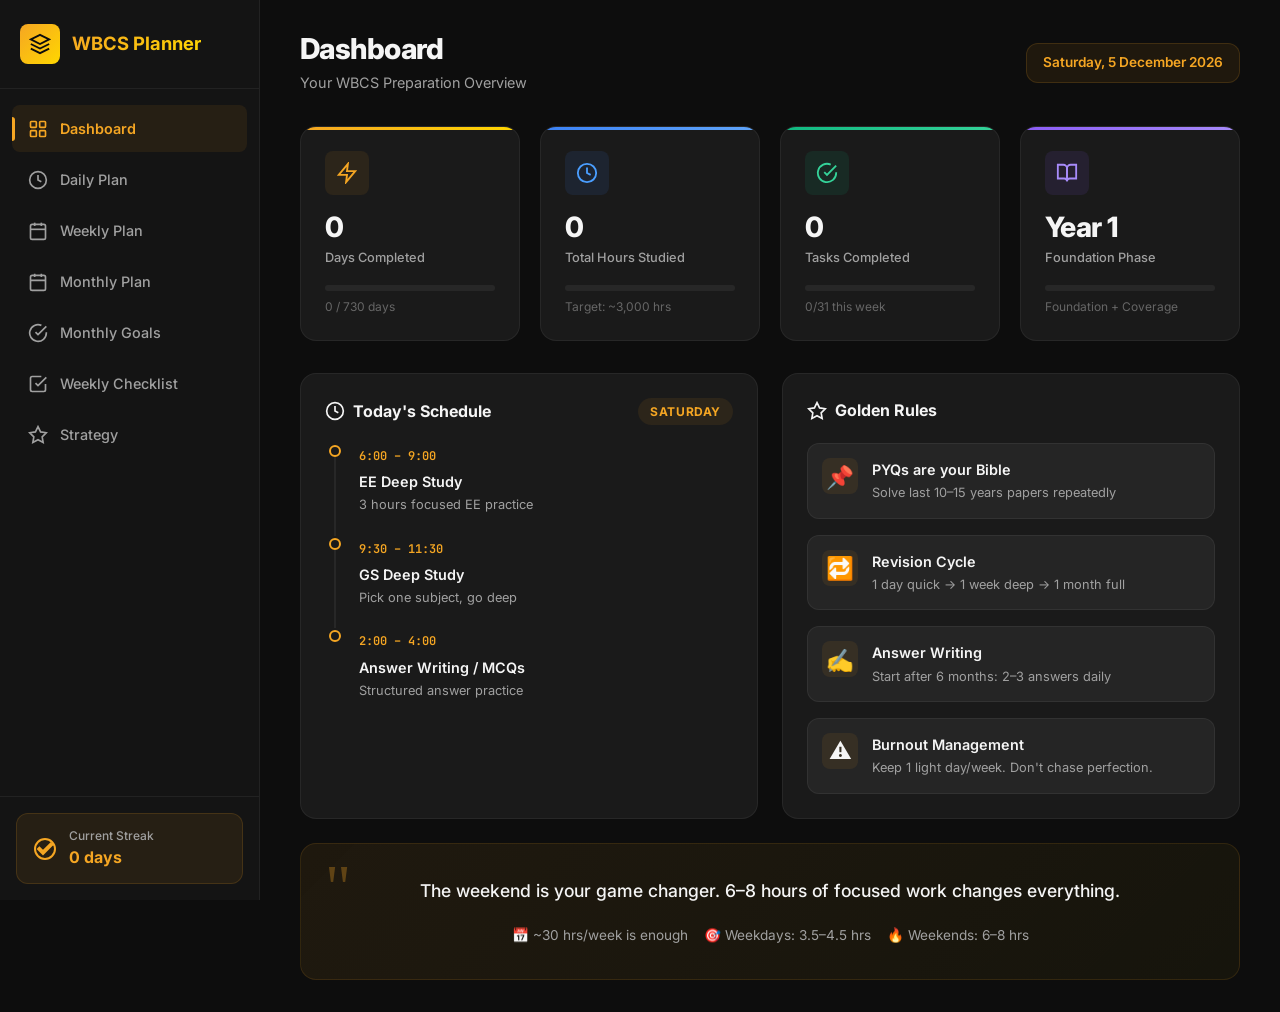
<file: index.html>
<!DOCTYPE html>
<html lang="en">
<head>
  <meta charset="UTF-8" />
  <meta name="viewport" content="width=device-width, initial-scale=1.0" />
  <title>WBCS Preparation Planner — 2-Year Strategy</title>
  <meta name="description" content="A comprehensive 2-year WBCS Civil Service preparation timetable and planner for working professionals with Electrical Engineering optional." />
  <link rel="preconnect" href="https://fonts.googleapis.com" />
  <link rel="preconnect" href="https://fonts.gstatic.com" crossorigin />
  <link href="https://fonts.googleapis.com/css2?family=Inter:wght@300;400;500;600;700;800;900&family=JetBrains+Mono:wght@400;500;600&display=swap" rel="stylesheet" />
  <link rel="stylesheet" href="style.css" />
</head>
<body>

  <!-- ============ SIDEBAR NAV ============ -->
  <nav id="sidebar" class="sidebar">
    <div class="sidebar-brand">
      <div class="brand-icon">
        <svg viewBox="0 0 24 24" fill="none" stroke="currentColor" stroke-width="2"><path d="M12 2L2 7l10 5 10-5-10-5z"/><path d="M2 17l10 5 10-5"/><path d="M2 12l10 5 10-5"/></svg>
      </div>
      <span class="brand-text">WBCS Planner</span>
    </div>

    <ul class="nav-links">
      <li><a href="#" class="nav-link active" data-tab="dashboard" id="nav-dashboard">
        <svg viewBox="0 0 24 24" fill="none" stroke="currentColor" stroke-width="2"><rect x="3" y="3" width="7" height="7" rx="1"/><rect x="14" y="3" width="7" height="7" rx="1"/><rect x="3" y="14" width="7" height="7" rx="1"/><rect x="14" y="14" width="7" height="7" rx="1"/></svg>
        <span>Dashboard</span>
      </a></li>
      <li><a href="#" class="nav-link" data-tab="daily" id="nav-daily">
        <svg viewBox="0 0 24 24" fill="none" stroke="currentColor" stroke-width="2"><circle cx="12" cy="12" r="10"/><polyline points="12,6 12,12 16,14"/></svg>
        <span>Daily Plan</span>
      </a></li>
      <li><a href="#" class="nav-link" data-tab="weekly" id="nav-weekly">
        <svg viewBox="0 0 24 24" fill="none" stroke="currentColor" stroke-width="2"><rect x="3" y="4" width="18" height="18" rx="2" ry="2"/><line x1="16" y1="2" x2="16" y2="6"/><line x1="8" y1="2" x2="8" y2="6"/><line x1="3" y1="10" x2="21" y2="10"/></svg>
        <span>Weekly Plan</span>
      </a></li>
      <li><a href="#" class="nav-link" data-tab="monthly" id="nav-monthly">
        <svg viewBox="0 0 24 24" fill="none" stroke="currentColor" stroke-width="2"><path d="M21 10H3M16 2v4M8 2v4M3 6a2 2 0 012-2h14a2 2 0 012 2v14a2 2 0 01-2 2H5a2 2 0 01-2-2V6z"/></svg>
        <span>Monthly Plan</span>
      </a></li>
      <li><a href="#" class="nav-link" data-tab="goals" id="nav-goals">
        <svg viewBox="0 0 24 24" fill="none" stroke="currentColor" stroke-width="2"><path d="M22 11.08V12a10 10 0 11-5.93-9.14"/><polyline points="22,4 12,14.01 9,11.01"/></svg>
        <span>Monthly Goals</span>
      </a></li>
      <li><a href="#" class="nav-link" data-tab="checklist" id="nav-checklist">
        <svg viewBox="0 0 24 24" fill="none" stroke="currentColor" stroke-width="2"><path d="M9 11l3 3L22 4"/><path d="M21 12v7a2 2 0 01-2 2H5a2 2 0 01-2-2V5a2 2 0 012-2h11"/></svg>
        <span>Weekly Checklist</span>
      </a></li>
      <li><a href="#" class="nav-link" data-tab="strategy" id="nav-strategy">
        <svg viewBox="0 0 24 24" fill="none" stroke="currentColor" stroke-width="2"><polygon points="12,2 15.09,8.26 22,9.27 17,14.14 18.18,21.02 12,17.77 5.82,21.02 7,14.14 2,9.27 8.91,8.26"/></svg>
        <span>Strategy</span>
      </a></li>
    </ul>

    <div class="sidebar-footer">
      <div class="streak-badge">
        <svg viewBox="0 0 24 24" fill="none" stroke="currentColor" stroke-width="2"><path d="M12 2C6.48 2 2 6.48 2 12s4.48 10 10 10 10-4.48 10-10S17.52 2 12 2zm-2 15l-5-5 1.41-1.41L10 14.17l7.59-7.59L19 8l-9 9z"/></svg>
        <div>
          <span class="streak-label">Current Streak</span>
          <span class="streak-count" id="streakCount">0 days</span>
        </div>
      </div>
    </div>
  </nav>

  <!-- ============ MOBILE HEADER ============ -->
  <header class="mobile-header" id="mobileHeader">
    <button class="menu-btn" id="menuBtn" aria-label="Toggle menu">
      <span></span><span></span><span></span>
    </button>
    <h1 class="mobile-title">WBCS Planner</h1>
    <div class="header-streak">
      <svg viewBox="0 0 24 24" fill="none" stroke="currentColor" stroke-width="2" width="18" height="18"><path d="M13 2L3 14h9l-1 8 10-12h-9l1-8z"/></svg>
      <span id="mobileStreakCount">0</span>
    </div>
  </header>

  <!-- ============ OVERLAY ============ -->
  <div class="sidebar-overlay" id="sidebarOverlay"></div>

  <!-- ============ MAIN CONTENT ============ -->
  <main class="main-content" id="mainContent">

    <!-- ========== DASHBOARD TAB ========== -->
    <section class="tab-content active" id="tab-dashboard">
      <div class="page-header">
        <div>
          <h1 class="page-title">Dashboard</h1>
          <p class="page-subtitle">Your WBCS Preparation Overview</p>
        </div>
        <div class="header-actions">
          <span class="today-badge" id="todayBadge"></span>
        </div>
      </div>

      <!-- Stats Cards -->
      <div class="stats-grid">
        <div class="stat-card stat-gold">
          <div class="stat-icon">
            <svg viewBox="0 0 24 24" fill="none" stroke="currentColor" stroke-width="2"><path d="M13 2L3 14h9l-1 8 10-12h-9l1-8z"/></svg>
          </div>
          <div class="stat-info">
            <span class="stat-value" id="daysCompleted">0</span>
            <span class="stat-label">Days Completed</span>
          </div>
          <div class="stat-progress">
            <div class="progress-bar"><div class="progress-fill" id="dayProgress" style="width:0%"></div></div>
            <span class="progress-text" id="dayProgressText">0 / 730</span>
          </div>
        </div>
        <div class="stat-card stat-blue">
          <div class="stat-icon">
            <svg viewBox="0 0 24 24" fill="none" stroke="currentColor" stroke-width="2"><circle cx="12" cy="12" r="10"/><polyline points="12,6 12,12 16,14"/></svg>
          </div>
          <div class="stat-info">
            <span class="stat-value" id="totalHours">0</span>
            <span class="stat-label">Total Hours Studied</span>
          </div>
          <div class="stat-progress">
            <div class="progress-bar"><div class="progress-fill blue" id="hourProgress" style="width:0%"></div></div>
            <span class="progress-text" id="hourProgressText">Target: ~3,000 hrs</span>
          </div>
        </div>
        <div class="stat-card stat-green">
          <div class="stat-icon">
            <svg viewBox="0 0 24 24" fill="none" stroke="currentColor" stroke-width="2"><path d="M22 11.08V12a10 10 0 11-5.93-9.14"/><polyline points="22,4 12,14.01 9,11.01"/></svg>
          </div>
          <div class="stat-info">
            <span class="stat-value" id="tasksCompleted">0</span>
            <span class="stat-label">Tasks Completed</span>
          </div>
          <div class="stat-progress">
            <div class="progress-bar"><div class="progress-fill green" id="taskProgress" style="width:0%"></div></div>
            <span class="progress-text" id="taskProgressText">This week</span>
          </div>
        </div>
        <div class="stat-card stat-purple">
          <div class="stat-icon">
            <svg viewBox="0 0 24 24" fill="none" stroke="currentColor" stroke-width="2"><path d="M2 3h6a4 4 0 014 4v14a3 3 0 00-3-3H2z"/><path d="M22 3h-6a4 4 0 00-4 4v14a3 3 0 013-3h7z"/></svg>
          </div>
          <div class="stat-info">
            <span class="stat-value" id="currentPhase">Year 1</span>
            <span class="stat-label">Foundation Phase</span>
          </div>
          <div class="stat-progress">
            <div class="progress-bar"><div class="progress-fill purple" id="phaseProgress" style="width:0%"></div></div>
            <span class="progress-text">Foundation + Coverage</span>
          </div>
        </div>
      </div>

      <!-- Today's Quick View -->
      <div class="section-grid">
        <div class="card today-card">
          <div class="card-header">
            <h2 class="card-title">
              <svg viewBox="0 0 24 24" fill="none" stroke="currentColor" stroke-width="2" width="20" height="20"><circle cx="12" cy="12" r="10"/><polyline points="12,6 12,12 16,14"/></svg>
              Today's Schedule
            </h2>
            <span class="day-type-badge" id="dayTypeBadge">Weekday</span>
          </div>
          <div class="timeline" id="todayTimeline">
            <!-- Filled by JS -->
          </div>
        </div>

        <div class="card golden-rules-card">
          <div class="card-header">
            <h2 class="card-title">
              <svg viewBox="0 0 24 24" fill="none" stroke="currentColor" stroke-width="2" width="20" height="20"><polygon points="12,2 15.09,8.26 22,9.27 17,14.14 18.18,21.02 12,17.77 5.82,21.02 7,14.14 2,9.27 8.91,8.26"/></svg>
              Golden Rules
            </h2>
          </div>
          <div class="rules-list">
            <div class="rule-item">
              <div class="rule-icon">📌</div>
              <div>
                <h4>PYQs are your Bible</h4>
                <p>Solve last 10–15 years papers repeatedly</p>
              </div>
            </div>
            <div class="rule-item">
              <div class="rule-icon">🔁</div>
              <div>
                <h4>Revision Cycle</h4>
                <p>1 day quick → 1 week deep → 1 month full</p>
              </div>
            </div>
            <div class="rule-item">
              <div class="rule-icon">✍️</div>
              <div>
                <h4>Answer Writing</h4>
                <p>Start after 6 months: 2–3 answers daily</p>
              </div>
            </div>
            <div class="rule-item">
              <div class="rule-icon">⚠️</div>
              <div>
                <h4>Burnout Management</h4>
                <p>Keep 1 light day/week. Don't chase perfection.</p>
              </div>
            </div>
          </div>
        </div>
      </div>

      <!-- Motivational Quote -->
      <div class="card quote-card">
        <div class="quote-marks">"</div>
        <p class="quote-text" id="quoteText">Consistency beats intensity. Show up every day for 600+ days — that's how you crack WBCS.</p>
        <div class="quote-progress-info">
          <span>📅 ~30 hrs/week is enough</span>
          <span>🎯 Weekdays: 3.5–4.5 hrs</span>
          <span>🔥 Weekends: 6–8 hrs</span>
        </div>
      </div>
    </section>

    <!-- ========== DAILY PLAN TAB ========== -->
    <section class="tab-content" id="tab-daily">
      <div class="page-header">
        <div>
          <h1 class="page-title">Daily Plan</h1>
          <p class="page-subtitle">Your everyday study routine</p>
        </div>
        <div class="toggle-group">
          <button class="toggle-btn active" data-daytype="weekday" id="btn-weekday">Weekday</button>
          <button class="toggle-btn" data-daytype="weekend-sat" id="btn-saturday">Saturday</button>
          <button class="toggle-btn" data-daytype="weekend-sun" id="btn-sunday">Sunday</button>
        </div>
      </div>

      <!-- Weekday Plan -->
      <div class="day-plan active" id="plan-weekday">
        <div class="time-block morning">
          <div class="time-block-header">
            <div class="time-icon">🌅</div>
            <div>
              <h3>Morning — High Focus Slot</h3>
              <span class="time-range">5:30 AM – 8:00 AM (2.5 hrs)</span>
            </div>
          </div>
          <div class="time-block-body">
            <div class="task-item">
              <div class="task-duration">1.5 hr</div>
              <div class="task-details">
                <h4>General Studies (Static Subjects)</h4>
                <p>Polity / History / Geography / Economy / Environment</p>
                <span class="task-tag tag-gs">GS</span>
              </div>
            </div>
            <div class="task-item">
              <div class="task-duration">1 hr</div>
              <div class="task-details">
                <h4>Optional — Electrical Engineering</h4>
                <p>Network Theory / Control Systems / Machines / Power Systems / Electronics</p>
                <span class="task-tag tag-ee">EE Optional</span>
              </div>
            </div>
          </div>
          <div class="time-block-tip">
            <svg viewBox="0 0 24 24" fill="none" stroke="currentColor" stroke-width="2" width="16" height="16"><path d="M12 2a7 7 0 017 7c0 2.38-1.19 4.47-3 5.74V17a2 2 0 01-2 2h-4a2 2 0 01-2-2v-2.26C6.19 13.47 5 11.38 5 9a7 7 0 017-7z"/><line x1="9" y1="21" x2="15" y2="21"/></svg>
            Brain is fresh = best for tough subjects like EE or Polity
          </div>
        </div>

        <div class="time-block office">
          <div class="time-block-header">
            <div class="time-icon">🕘</div>
            <div>
              <h3>Office Time — Smart Micro-Prep</h3>
              <span class="time-range">During breaks / commute</span>
            </div>
          </div>
          <div class="time-block-body">
            <div class="task-item">
              <div class="task-duration">15-20m</div>
              <div class="task-details">
                <h4>Current Affairs</h4>
                <p>Read via apps or PDFs during lunch break</p>
                <span class="task-tag tag-ca">Current Affairs</span>
              </div>
            </div>
            <div class="task-item">
              <div class="task-duration">15-20m</div>
              <div class="task-details">
                <h4>Revise Notes</h4>
                <p>Quick revision in small chunks</p>
                <span class="task-tag tag-rev">Revision</span>
              </div>
            </div>
            <div class="task-item">
              <div class="task-duration">Commute</div>
              <div class="task-details">
                <h4>Podcasts / Audio Lectures</h4>
                <p>Passive learning during commute</p>
                <span class="task-tag tag-misc">Misc</span>
              </div>
            </div>
          </div>
        </div>

        <div class="time-block evening">
          <div class="time-block-header">
            <div class="time-icon">🌙</div>
            <div>
              <h3>Evening — Low Energy Slot</h3>
              <span class="time-range">8:30 PM – 10:30 PM (2 hrs)</span>
            </div>
          </div>
          <div class="time-block-body">
            <div class="task-item">
              <div class="task-duration">1 hr</div>
              <div class="task-details">
                <h4>Practice — MCQs / PYQs</h4>
                <p>Solve previous year questions and mock MCQs</p>
                <span class="task-tag tag-practice">Practice</span>
              </div>
            </div>
            <div class="task-item">
              <div class="task-duration">1 hr</div>
              <div class="task-details">
                <h4>Light Subject / Revision</h4>
                <p>History / Geography / Revision — avoid heavy EE here</p>
                <span class="task-tag tag-gs">GS</span>
              </div>
            </div>
          </div>
          <div class="time-block-tip warn">
            <svg viewBox="0 0 24 24" fill="none" stroke="currentColor" stroke-width="2" width="16" height="16"><path d="M10.29 3.86L1.82 18a2 2 0 001.71 3h16.94a2 2 0 001.71-3L13.71 3.86a2 2 0 00-3.42 0z"/><line x1="12" y1="9" x2="12" y2="13"/><line x1="12" y1="17" x2="12.01" y2="17"/></svg>
            Avoid heavy EE here unless you're mentally fresh
          </div>
        </div>

        <div class="daily-summary-card">
          <h3>📊 Weekday Summary</h3>
          <div class="summary-chips">
            <div class="chip"><span>Total</span><strong>3.5 – 4.5 hrs</strong></div>
            <div class="chip"><span>GS</span><strong>2.5 hrs</strong></div>
            <div class="chip"><span>EE</span><strong>1 hr</strong></div>
            <div class="chip"><span>Practice</span><strong>1 hr</strong></div>
          </div>
        </div>
      </div>

      <!-- Saturday Plan -->
      <div class="day-plan" id="plan-weekend-sat">
        <div class="time-block morning">
          <div class="time-block-header">
            <div class="time-icon">⚡</div>
            <div>
              <h3>Saturday — Optional Heavy Day</h3>
              <span class="time-range">Full Day: 6–8 hours</span>
            </div>
          </div>
          <div class="time-block-body">
            <div class="task-item">
              <div class="task-duration">3 hrs</div>
              <div class="task-details">
                <h4>Electrical Engineering (Deep Study)</h4>
                <p>Concepts + Problems — Network Theory, Control Systems, Machines, Power Systems, Electronics</p>
                <span class="task-tag tag-ee">EE Optional</span>
              </div>
            </div>
            <div class="task-item">
              <div class="task-duration">2 hrs</div>
              <div class="task-details">
                <h4>GS Subject — Deep Study</h4>
                <p>Pick one subject and go deep: Polity / History / Geography / Economy</p>
                <span class="task-tag tag-gs">GS</span>
              </div>
            </div>
            <div class="task-item">
              <div class="task-duration">1-2 hrs</div>
              <div class="task-details">
                <h4>Answer Writing / MCQ Practice</h4>
                <p>Write structured answers or solve MCQ sets</p>
                <span class="task-tag tag-practice">Practice</span>
              </div>
            </div>
          </div>
        </div>
        <div class="daily-summary-card">
          <h3>📊 Saturday Summary</h3>
          <div class="summary-chips">
            <div class="chip"><span>Total</span><strong>6 – 7 hrs</strong></div>
            <div class="chip"><span>EE</span><strong>3 hrs</strong></div>
            <div class="chip"><span>GS</span><strong>2 hrs</strong></div>
            <div class="chip"><span>Practice</span><strong>1-2 hrs</strong></div>
          </div>
        </div>
      </div>

      <!-- Sunday Plan -->
      <div class="day-plan" id="plan-weekend-sun">
        <div class="time-block morning">
          <div class="time-block-header">
            <div class="time-icon">🔥</div>
            <div>
              <h3>Sunday — Mock Test + Analysis Day</h3>
              <span class="time-range">Full Day: 6–8 hours</span>
            </div>
          </div>
          <div class="time-block-body">
            <div class="task-item">
              <div class="task-duration">3 hrs</div>
              <div class="task-details">
                <h4>Full-Length Mock Test</h4>
                <p>Prelims or Mains mock — simulate real exam conditions</p>
                <span class="task-tag tag-practice">Mock Test</span>
              </div>
            </div>
            <div class="task-item">
              <div class="task-duration">2 hrs</div>
              <div class="task-details">
                <h4>Weak Area Analysis</h4>
                <p>Review mistakes, identify weak topics, mark for revision — VERY IMPORTANT</p>
                <span class="task-tag tag-rev">Analysis</span>
              </div>
            </div>
            <div class="task-item">
              <div class="task-duration">2 hrs</div>
              <div class="task-details">
                <h4>Weekly Revision</h4>
                <p>Revise everything studied during the week — MUST DO</p>
                <span class="task-tag tag-rev">Revision</span>
              </div>
            </div>
          </div>
        </div>
        <div class="daily-summary-card">
          <h3>📊 Sunday Summary</h3>
          <div class="summary-chips">
            <div class="chip"><span>Total</span><strong>6 – 8 hrs</strong></div>
            <div class="chip"><span>Mock</span><strong>3 hrs</strong></div>
            <div class="chip"><span>Analysis</span><strong>2 hrs</strong></div>
            <div class="chip"><span>Revision</span><strong>2 hrs</strong></div>
          </div>
        </div>
      </div>
    </section>

    <!-- ========== WEEKLY PLAN TAB ========== -->
    <section class="tab-content" id="tab-weekly">
      <div class="page-header">
        <div>
          <h1 class="page-title">Weekly Plan</h1>
          <p class="page-subtitle">Structured weekly study layout</p>
        </div>
        <div class="week-nav">
          <button class="icon-btn" id="prevWeek">
            <svg viewBox="0 0 24 24" fill="none" stroke="currentColor" stroke-width="2"><polyline points="15,18 9,12 15,6"/></svg>
          </button>
          <span class="week-label" id="weekLabel">Week 1</span>
          <button class="icon-btn" id="nextWeek">
            <svg viewBox="0 0 24 24" fill="none" stroke="currentColor" stroke-width="2"><polyline points="9,18 15,12 9,6"/></svg>
          </button>
        </div>
      </div>

      <div class="weekly-grid" id="weeklyGrid">
        <!-- Monday -->
        <div class="week-day-card">
          <div class="week-day-header">
            <span class="week-day-name">Monday</span>
            <span class="week-day-hours">~4 hrs</span>
          </div>
          <div class="week-day-tasks">
            <div class="mini-task gs">GS: Polity (1.5h)</div>
            <div class="mini-task ee">EE: Network Theory (1h)</div>
            <div class="mini-task practice">MCQ Practice (1h)</div>
            <div class="mini-task ca">Current Affairs</div>
          </div>
        </div>
        <!-- Tuesday -->
        <div class="week-day-card">
          <div class="week-day-header">
            <span class="week-day-name">Tuesday</span>
            <span class="week-day-hours">~4 hrs</span>
          </div>
          <div class="week-day-tasks">
            <div class="mini-task gs">GS: History (1.5h)</div>
            <div class="mini-task ee">EE: Control Systems (1h)</div>
            <div class="mini-task practice">PYQ Solving (1h)</div>
            <div class="mini-task ca">Current Affairs</div>
          </div>
        </div>
        <!-- Wednesday -->
        <div class="week-day-card">
          <div class="week-day-header">
            <span class="week-day-name">Wednesday</span>
            <span class="week-day-hours">~4 hrs</span>
          </div>
          <div class="week-day-tasks">
            <div class="mini-task gs">GS: Geography (1.5h)</div>
            <div class="mini-task ee">EE: Machines (1h)</div>
            <div class="mini-task rev">Revision (1h)</div>
            <div class="mini-task ca">Current Affairs</div>
          </div>
        </div>
        <!-- Thursday -->
        <div class="week-day-card">
          <div class="week-day-header">
            <span class="week-day-name">Thursday</span>
            <span class="week-day-hours">~4 hrs</span>
          </div>
          <div class="week-day-tasks">
            <div class="mini-task gs">GS: Economy (1.5h)</div>
            <div class="mini-task ee">EE: Power Systems (1h)</div>
            <div class="mini-task practice">MCQ Practice (1h)</div>
            <div class="mini-task ca">Current Affairs</div>
          </div>
        </div>
        <!-- Friday -->
        <div class="week-day-card light-day">
          <div class="week-day-header">
            <span class="week-day-name">Friday <span class="light-badge">Light Day</span></span>
            <span class="week-day-hours">~3.5 hrs</span>
          </div>
          <div class="week-day-tasks">
            <div class="mini-task gs">GS: Environment (1.5h)</div>
            <div class="mini-task ee">EE: Electronics (1h)</div>
            <div class="mini-task rev">Light Revision (1h)</div>
            <div class="mini-task ca">Current Affairs</div>
          </div>
        </div>
        <!-- Saturday -->
        <div class="week-day-card weekend">
          <div class="week-day-header">
            <span class="week-day-name">Saturday <span class="weekend-badge">Weekend</span></span>
            <span class="week-day-hours">~6-7 hrs</span>
          </div>
          <div class="week-day-tasks">
            <div class="mini-task ee">EE Deep Study (3h)</div>
            <div class="mini-task gs">GS Deep Study (2h)</div>
            <div class="mini-task practice">Answer Writing / MCQs (1-2h)</div>
          </div>
        </div>
        <!-- Sunday -->
        <div class="week-day-card weekend">
          <div class="week-day-header">
            <span class="week-day-name">Sunday <span class="weekend-badge">Weekend</span></span>
            <span class="week-day-hours">~6-8 hrs</span>
          </div>
          <div class="week-day-tasks">
            <div class="mini-task practice">Full Mock Test (3h)</div>
            <div class="mini-task rev">Weak Area Analysis (2h)</div>
            <div class="mini-task rev">Weekly Revision (2h)</div>
          </div>
        </div>
      </div>

      <!-- EE Weekly Split -->
      <div class="card ee-split-card">
        <div class="card-header">
          <h2 class="card-title">
            <svg viewBox="0 0 24 24" fill="none" stroke="currentColor" stroke-width="2" width="20" height="20"><path d="M13 2L3 14h9l-1 8 10-12h-9l1-8z"/></svg>
            EE Optional — Weekly Split Strategy
          </h2>
        </div>
        <div class="ee-split-grid">
          <div class="ee-split-item">
            <div class="ee-split-days">Mon – Wed</div>
            <div class="ee-split-focus">Concepts</div>
            <p>Theory + understanding fundamentals</p>
          </div>
          <div class="ee-split-item">
            <div class="ee-split-days">Thu – Fri</div>
            <div class="ee-split-focus">Problem Solving</div>
            <p>Numerical + application-based questions</p>
          </div>
          <div class="ee-split-item">
            <div class="ee-split-days">Weekend</div>
            <div class="ee-split-focus">PYQs + Revision</div>
            <p>Previous year papers + concept revision</p>
          </div>
        </div>
        <div class="time-block-tip" style="margin-top:1rem;">
          <svg viewBox="0 0 24 24" fill="none" stroke="currentColor" stroke-width="2" width="16" height="16"><path d="M12 2a7 7 0 017 7c0 2.38-1.19 4.47-3 5.74V17a2 2 0 01-2 2h-4a2 2 0 01-2-2v-2.26C6.19 13.47 5 11.38 5 9a7 7 0 017-7z"/><line x1="9" y1="21" x2="15" y2="21"/></svg>
          Treat EE like a <strong>numerical + conceptual hybrid</strong> — balance theory and practice equally.
        </div>
      </div>

      <!-- Weekly Hour Summary -->
      <div class="card">
        <div class="card-header">
          <h2 class="card-title">📊 Weekly Hour Breakdown</h2>
        </div>
        <div class="hour-breakdown">
          <div class="hour-bar-group">
            <span class="hour-label">Mon</span>
            <div class="hour-bar"><div class="hour-fill" style="width:57%"></div></div>
            <span class="hour-value">4h</span>
          </div>
          <div class="hour-bar-group">
            <span class="hour-label">Tue</span>
            <div class="hour-bar"><div class="hour-fill" style="width:57%"></div></div>
            <span class="hour-value">4h</span>
          </div>
          <div class="hour-bar-group">
            <span class="hour-label">Wed</span>
            <div class="hour-bar"><div class="hour-fill" style="width:57%"></div></div>
            <span class="hour-value">4h</span>
          </div>
          <div class="hour-bar-group">
            <span class="hour-label">Thu</span>
            <div class="hour-bar"><div class="hour-fill" style="width:57%"></div></div>
            <span class="hour-value">4h</span>
          </div>
          <div class="hour-bar-group">
            <span class="hour-label">Fri</span>
            <div class="hour-bar"><div class="hour-fill" style="width:50%"></div></div>
            <span class="hour-value">3.5h</span>
          </div>
          <div class="hour-bar-group weekend-bar">
            <span class="hour-label">Sat</span>
            <div class="hour-bar"><div class="hour-fill gold" style="width:93%"></div></div>
            <span class="hour-value">6.5h</span>
          </div>
          <div class="hour-bar-group weekend-bar">
            <span class="hour-label">Sun</span>
            <div class="hour-bar"><div class="hour-fill gold" style="width:100%"></div></div>
            <span class="hour-value">7h</span>
          </div>
        </div>
        <div class="total-hours-badge">
          Total: <strong>~33 hours/week</strong>
        </div>
      </div>
    </section>

    <!-- ========== MONTHLY PLAN TAB ========== -->
    <section class="tab-content" id="tab-monthly">
      <div class="page-header">
        <div>
          <h1 class="page-title">Monthly Plan</h1>
          <p class="page-subtitle">24-month subject rotation schedule</p>
        </div>
        <div class="toggle-group">
          <button class="toggle-btn active" data-year="1" id="btn-year1">Year 1</button>
          <button class="toggle-btn" data-year="2" id="btn-year2">Year 2</button>
        </div>
      </div>

      <!-- Year 1 -->
      <div class="year-plan active" id="year-plan-1">
        <div class="year-banner">
          <div class="year-banner-icon">📘</div>
          <div>
            <h2>Year 1 — Foundation + Coverage</h2>
            <p>Complete syllabus + basic understanding. Build notes, understand concepts, solve PYQs side by side.</p>
          </div>
        </div>
        <div class="months-grid" id="year1Months">
          <!-- Month cards generated by JS -->
        </div>
      </div>

      <!-- Year 2 -->
      <div class="year-plan" id="year-plan-2">
        <div class="year-banner year2">
          <div class="year-banner-icon">📗</div>
          <div>
            <h2>Year 2 — Advanced + Exam Mode</h2>
            <p>Crack Prelims + Prepare Mains simultaneously. Mock tests, answer writing, fast revision cycles.</p>
          </div>
        </div>
        <div class="months-grid" id="year2Months">
          <!-- Month cards generated by JS -->
        </div>
      </div>
    </section>

    <!-- ========== MONTHLY GOALS TAB ========== -->
    <section class="tab-content" id="tab-goals">
      <div class="page-header">
        <div>
          <h1 class="page-title">Monthly Goals</h1>
          <p class="page-subtitle">Track what you should achieve each month</p>
        </div>
        <div class="month-selector">
          <button class="icon-btn" id="prevMonth">
            <svg viewBox="0 0 24 24" fill="none" stroke="currentColor" stroke-width="2"><polyline points="15,18 9,12 15,6"/></svg>
          </button>
          <span class="month-label" id="monthLabel">Month 1</span>
          <button class="icon-btn" id="nextMonth">
            <svg viewBox="0 0 24 24" fill="none" stroke="currentColor" stroke-width="2"><polyline points="9,18 15,12 9,6"/></svg>
          </button>
        </div>
      </div>

      <div class="goals-container" id="goalsContainer">
        <!-- Generated by JS -->
      </div>
    </section>

    <!-- ========== WEEKLY CHECKLIST TAB ========== -->
    <section class="tab-content" id="tab-checklist">
      <div class="page-header">
        <div>
          <h1 class="page-title">Weekly Checklist</h1>
          <p class="page-subtitle">Check off tasks as you complete them</p>
        </div>
        <div class="checklist-actions">
          <button class="btn-outline" id="resetChecklist">
            <svg viewBox="0 0 24 24" fill="none" stroke="currentColor" stroke-width="2" width="16" height="16"><polyline points="1,4 1,10 7,10"/><path d="M3.51 15a9 9 0 105.42-8.33L1 10"/></svg>
            Reset Week
          </button>
        </div>
      </div>

      <div class="checklist-grid" id="checklistGrid">
        <!-- Generated by JS -->
      </div>

      <div class="checklist-progress-card" id="checklistProgressCard">
        <div class="checklist-progress-ring">
          <svg viewBox="0 0 120 120">
            <circle cx="60" cy="60" r="50" stroke="rgba(255,255,255,0.1)" stroke-width="8" fill="none"/>
            <circle cx="60" cy="60" r="50" stroke="url(#goldGradient)" stroke-width="8" fill="none" stroke-dasharray="314" stroke-dashoffset="314" stroke-linecap="round" id="progressCircle"/>
            <defs>
              <linearGradient id="goldGradient" x1="0%" y1="0%" x2="100%" y2="100%">
                <stop offset="0%" stop-color="#F5A623"/>
                <stop offset="100%" stop-color="#FFD700"/>
              </linearGradient>
            </defs>
          </svg>
          <div class="progress-center">
            <span class="progress-percent" id="checklistPercent">0%</span>
            <span class="progress-sub">Complete</span>
          </div>
        </div>
        <div class="checklist-stats">
          <div class="cl-stat"><span class="cl-stat-val" id="clDone">0</span><span>Done</span></div>
          <div class="cl-stat"><span class="cl-stat-val" id="clTotal">0</span><span>Total</span></div>
          <div class="cl-stat"><span class="cl-stat-val" id="clRemaining">0</span><span>Remaining</span></div>
        </div>
      </div>
    </section>

    <!-- ========== STRATEGY TAB ========== -->
    <section class="tab-content" id="tab-strategy">
      <div class="page-header">
        <div>
          <h1 class="page-title">2-Year Strategy</h1>
          <p class="page-subtitle">The complete roadmap to cracking WBCS</p>
        </div>
      </div>

      <div class="strategy-timeline">
        <!-- Year 1 -->
        <div class="strategy-section">
          <div class="strategy-year-badge">📘 Year 1 — Foundation</div>
          <div class="strategy-cards">
            <div class="strategy-card">
              <h3>🎯 Goal</h3>
              <p>Complete syllabus + basic understanding</p>
            </div>
            <div class="strategy-card">
              <h3>📚 Subjects</h3>
              <ul>
                <li>Polity</li>
                <li>History (Indian + World)</li>
                <li>Geography</li>
                <li>Economy</li>
                <li>Environment</li>
                <li>EE Core Subjects</li>
              </ul>
            </div>
            <div class="strategy-card">
              <h3>📝 Routine Focus</h3>
              <ul>
                <li>Build comprehensive notes</li>
                <li>Understand concepts deeply</li>
                <li>Solve PYQs side by side</li>
                <li>Start current affairs habit</li>
              </ul>
            </div>
          </div>
        </div>

        <div class="strategy-divider">
          <div class="divider-line"></div>
          <span class="divider-text">6 months in → Start Answer Writing</span>
          <div class="divider-line"></div>
        </div>

        <!-- Year 2 -->
        <div class="strategy-section">
          <div class="strategy-year-badge year2">📗 Year 2 — Exam Mode</div>
          <div class="strategy-cards">
            <div class="strategy-card">
              <h3>🎯 Goal</h3>
              <p>Crack Prelims + Prepare Mains simultaneously</p>
            </div>
            <div class="strategy-card">
              <h3>🔥 Focus</h3>
              <ul>
                <li>Mock tests: weekly → bi-weekly</li>
                <li>Answer writing: VERY IMPORTANT</li>
                <li>Fast revision cycles</li>
                <li>EE PYQ mastery</li>
              </ul>
            </div>
            <div class="strategy-card">
              <h3>📊 Revision Cycle</h3>
              <ul>
                <li>1 day → quick revision</li>
                <li>1 week → deep revision</li>
                <li>1 month → full revision</li>
              </ul>
            </div>
          </div>
        </div>
      </div>

      <!-- EE Strategy -->
      <div class="card" style="margin-top:2rem;">
        <div class="card-header">
          <h2 class="card-title">⚡ Electrical Engineering Optional Strategy</h2>
        </div>
        <div class="ee-subjects-grid">
          <div class="ee-subject-card">
            <div class="ee-subject-icon">🔌</div>
            <h4>Network Theory</h4>
            <p>KVL, KCL, Thevenin, Norton, AC/DC analysis</p>
          </div>
          <div class="ee-subject-card">
            <div class="ee-subject-icon">🎛️</div>
            <h4>Control Systems</h4>
            <p>Transfer functions, stability, Bode plots, root locus</p>
          </div>
          <div class="ee-subject-card">
            <div class="ee-subject-icon">⚙️</div>
            <h4>Electrical Machines</h4>
            <p>Transformers, DC/AC machines, induction motors</p>
          </div>
          <div class="ee-subject-card">
            <div class="ee-subject-icon">🏗️</div>
            <h4>Power Systems</h4>
            <p>Load flow, fault analysis, protection, transmission</p>
          </div>
          <div class="ee-subject-card">
            <div class="ee-subject-icon">💻</div>
            <h4>Analog & Digital Electronics</h4>
            <p>Op-amps, diodes, transistors, logic gates, ADC/DAC</p>
          </div>
        </div>
      </div>

      <!-- No Sugarcoating -->
      <div class="card truth-card">
        <h2>🧠 Final Truth — No Sugarcoating</h2>
        <div class="truth-columns">
          <div class="truth-col dont">
            <h3>You DON'T need:</h3>
            <ul>
              <li>❌ 10 hrs/day</li>
              <li>❌ Fancy coaching</li>
              <li>❌ Quitting your job</li>
            </ul>
          </div>
          <div class="truth-col do">
            <h3>You DO need:</h3>
            <ul>
              <li>✅ Consistency for 600+ days</li>
              <li>✅ Smart revision</li>
              <li>✅ PYQ mastery</li>
            </ul>
          </div>
        </div>
      </div>
    </section>

  </main>

  <script src="app.js"></script>
</body>
</html>
</file>
<file: style.css>
/* ========================================
   WBCS Preparation Planner — Dark + Gold Theme
   ======================================== */

/* ---- CSS Variables ---- */
:root {
  --bg-primary: #0D0D0D;
  --bg-secondary: #141414;
  --bg-card: #1A1A1A;
  --bg-card-hover: #222222;
  --bg-elevated: #252525;
  --bg-input: #1E1E1E;

  --gold-primary: #F5A623;
  --gold-light: #FFD700;
  --gold-dark: #C4841D;
  --gold-glow: rgba(245, 166, 35, 0.15);
  --gold-subtle: rgba(245, 166, 35, 0.08);

  --blue-accent: #4A9EFF;
  --green-accent: #34D399;
  --purple-accent: #A78BFA;
  --red-accent: #F87171;
  --orange-accent: #FB923C;

  --text-primary: #F5F5F5;
  --text-secondary: #A0A0A0;
  --text-tertiary: #666666;
  --text-gold: #F5A623;

  --border-color: rgba(255, 255, 255, 0.06);
  --border-hover: rgba(255, 255, 255, 0.12);

  --sidebar-width: 260px;
  --header-height: 60px;
  --radius-sm: 8px;
  --radius-md: 12px;
  --radius-lg: 16px;
  --radius-xl: 20px;

  --shadow-sm: 0 2px 8px rgba(0,0,0,0.3);
  --shadow-md: 0 4px 16px rgba(0,0,0,0.4);
  --shadow-lg: 0 8px 32px rgba(0,0,0,0.5);
  --shadow-gold: 0 4px 20px rgba(245, 166, 35, 0.2);

  --transition-fast: 0.15s ease;
  --transition-normal: 0.25s ease;
  --transition-slow: 0.4s cubic-bezier(0.16, 1, 0.3, 1);
}

/* ---- Reset ---- */
*, *::before, *::after {
  margin: 0;
  padding: 0;
  box-sizing: border-box;
}

html {
  scroll-behavior: smooth;
  -webkit-text-size-adjust: 100%;
}

body {
  font-family: 'Inter', -apple-system, BlinkMacSystemFont, sans-serif;
  background: var(--bg-primary);
  color: var(--text-primary);
  line-height: 1.6;
  overflow-x: hidden;
  min-height: 100vh;
}

a { color: inherit; text-decoration: none; }
ul { list-style: none; }
button { cursor: pointer; border: none; background: none; font-family: inherit; color: inherit; }
input, select { font-family: inherit; }

/* ---- Scrollbar ---- */
::-webkit-scrollbar { width: 6px; height: 6px; }
::-webkit-scrollbar-track { background: transparent; }
::-webkit-scrollbar-thumb { background: rgba(255,255,255,0.12); border-radius: 3px; }
::-webkit-scrollbar-thumb:hover { background: rgba(255,255,255,0.2); }

/* ==============================
   SIDEBAR
   ============================== */
.sidebar {
  position: fixed;
  top: 0;
  left: 0;
  width: var(--sidebar-width);
  height: 100vh;
  background: var(--bg-secondary);
  border-right: 1px solid var(--border-color);
  display: flex;
  flex-direction: column;
  z-index: 100;
  transition: transform var(--transition-slow);
}

.sidebar-brand {
  display: flex;
  align-items: center;
  gap: 12px;
  padding: 24px 20px;
  border-bottom: 1px solid var(--border-color);
}

.brand-icon {
  width: 40px;
  height: 40px;
  background: linear-gradient(135deg, var(--gold-primary), var(--gold-light));
  border-radius: var(--radius-sm);
  display: flex;
  align-items: center;
  justify-content: center;
  flex-shrink: 0;
}

.brand-icon svg {
  width: 22px;
  height: 22px;
  color: var(--bg-primary);
}

.brand-text {
  font-size: 1.15rem;
  font-weight: 700;
  background: linear-gradient(135deg, var(--gold-primary), var(--gold-light));
  -webkit-background-clip: text;
  -webkit-text-fill-color: transparent;
  background-clip: text;
}

.nav-links {
  flex: 1;
  padding: 16px 12px;
  overflow-y: auto;
}

.nav-link {
  display: flex;
  align-items: center;
  gap: 12px;
  padding: 12px 16px;
  border-radius: var(--radius-sm);
  font-size: 0.9rem;
  font-weight: 500;
  color: var(--text-secondary);
  transition: all var(--transition-normal);
  margin-bottom: 4px;
  position: relative;
}

.nav-link svg {
  width: 20px;
  height: 20px;
  flex-shrink: 0;
  transition: all var(--transition-normal);
}

.nav-link:hover {
  color: var(--text-primary);
  background: var(--gold-subtle);
}

.nav-link.active {
  color: var(--gold-primary);
  background: var(--gold-subtle);
  font-weight: 600;
}

.nav-link.active::before {
  content: '';
  position: absolute;
  left: 0;
  top: 50%;
  transform: translateY(-50%);
  width: 3px;
  height: 24px;
  background: var(--gold-primary);
  border-radius: 0 4px 4px 0;
}

.nav-link.active svg {
  color: var(--gold-primary);
}

.sidebar-footer {
  padding: 16px;
  border-top: 1px solid var(--border-color);
}

.streak-badge {
  display: flex;
  align-items: center;
  gap: 12px;
  padding: 12px 16px;
  background: var(--gold-subtle);
  border: 1px solid rgba(245, 166, 35, 0.15);
  border-radius: var(--radius-md);
}

.streak-badge svg {
  width: 24px;
  height: 24px;
  color: var(--gold-primary);
  flex-shrink: 0;
}

.streak-label {
  display: block;
  font-size: 0.75rem;
  color: var(--text-secondary);
  font-weight: 500;
}

.streak-count {
  display: block;
  font-size: 1rem;
  font-weight: 700;
  color: var(--gold-primary);
}

/* ==============================
   MOBILE HEADER
   ============================== */
.mobile-header {
  display: none;
  position: fixed;
  top: 0;
  left: 0;
  right: 0;
  height: var(--header-height);
  background: rgba(13, 13, 13, 0.9);
  backdrop-filter: blur(20px);
  -webkit-backdrop-filter: blur(20px);
  border-bottom: 1px solid var(--border-color);
  z-index: 90;
  padding: 0 16px;
  align-items: center;
  justify-content: space-between;
}

.menu-btn {
  width: 40px;
  height: 40px;
  display: flex;
  flex-direction: column;
  justify-content: center;
  align-items: center;
  gap: 5px;
}

.menu-btn span {
  display: block;
  width: 22px;
  height: 2px;
  background: var(--text-primary);
  border-radius: 2px;
  transition: all var(--transition-normal);
}

.menu-btn.active span:nth-child(1) { transform: rotate(45deg) translateY(7px); }
.menu-btn.active span:nth-child(2) { opacity: 0; }
.menu-btn.active span:nth-child(3) { transform: rotate(-45deg) translateY(-7px); }

.mobile-title {
  font-size: 1.1rem;
  font-weight: 700;
  background: linear-gradient(135deg, var(--gold-primary), var(--gold-light));
  -webkit-background-clip: text;
  -webkit-text-fill-color: transparent;
  background-clip: text;
}

.header-streak {
  display: flex;
  align-items: center;
  gap: 6px;
  color: var(--gold-primary);
  font-weight: 700;
  font-size: 0.95rem;
}

.sidebar-overlay {
  display: none;
  position: fixed;
  inset: 0;
  background: rgba(0,0,0,0.6);
  z-index: 95;
  opacity: 0;
  transition: opacity var(--transition-normal);
}

.sidebar-overlay.active {
  display: block;
  opacity: 1;
}

/* ==============================
   MAIN CONTENT
   ============================== */
.main-content {
  margin-left: var(--sidebar-width);
  min-height: 100vh;
  padding: 32px 40px;
  transition: margin-left var(--transition-slow);
}

/* ---- Page Header ---- */
.page-header {
  display: flex;
  align-items: center;
  justify-content: space-between;
  flex-wrap: wrap;
  gap: 16px;
  margin-bottom: 32px;
}

.page-title {
  font-size: 1.8rem;
  font-weight: 800;
  letter-spacing: -0.02em;
  line-height: 1.2;
}

.page-subtitle {
  color: var(--text-secondary);
  font-size: 0.9rem;
  margin-top: 4px;
}

.today-badge {
  display: inline-flex;
  align-items: center;
  padding: 8px 16px;
  background: var(--gold-subtle);
  border: 1px solid rgba(245, 166, 35, 0.15);
  border-radius: var(--radius-md);
  font-size: 0.85rem;
  font-weight: 600;
  color: var(--gold-primary);
}

/* ---- Tab Content ---- */
.tab-content {
  display: none;
  animation: fadeIn 0.4s ease;
}

.tab-content.active {
  display: block;
}

@keyframes fadeIn {
  from { opacity: 0; transform: translateY(12px); }
  to { opacity: 1; transform: translateY(0); }
}

/* ==============================
   STATS GRID (Dashboard)
   ============================== */
.stats-grid {
  display: grid;
  grid-template-columns: repeat(4, 1fr);
  gap: 20px;
  margin-bottom: 32px;
}

.stat-card {
  background: var(--bg-card);
  border: 1px solid var(--border-color);
  border-radius: var(--radius-lg);
  padding: 24px;
  transition: all var(--transition-normal);
  position: relative;
  overflow: hidden;
}

.stat-card::before {
  content: '';
  position: absolute;
  top: 0;
  left: 0;
  right: 0;
  height: 3px;
  border-radius: var(--radius-lg) var(--radius-lg) 0 0;
}

.stat-card.stat-gold::before { background: linear-gradient(90deg, var(--gold-primary), var(--gold-light)); }
.stat-card.stat-blue::before { background: linear-gradient(90deg, #3B82F6, #60A5FA); }
.stat-card.stat-green::before { background: linear-gradient(90deg, #10B981, #34D399); }
.stat-card.stat-purple::before { background: linear-gradient(90deg, #8B5CF6, #A78BFA); }

.stat-card:hover {
  transform: translateY(-2px);
  border-color: var(--border-hover);
  box-shadow: var(--shadow-md);
}

.stat-icon {
  width: 44px;
  height: 44px;
  border-radius: var(--radius-sm);
  display: flex;
  align-items: center;
  justify-content: center;
  margin-bottom: 16px;
}

.stat-gold .stat-icon { background: var(--gold-subtle); color: var(--gold-primary); }
.stat-blue .stat-icon { background: rgba(59,130,246,0.1); color: var(--blue-accent); }
.stat-green .stat-icon { background: rgba(16,185,129,0.1); color: var(--green-accent); }
.stat-purple .stat-icon { background: rgba(139,92,246,0.1); color: var(--purple-accent); }

.stat-icon svg { width: 22px; height: 22px; }

.stat-value {
  display: block;
  font-size: 1.75rem;
  font-weight: 800;
  letter-spacing: -0.02em;
  line-height: 1.2;
}

.stat-label {
  display: block;
  font-size: 0.8rem;
  color: var(--text-secondary);
  margin-top: 4px;
  font-weight: 500;
}

.stat-progress { margin-top: 16px; }

.progress-bar {
  height: 6px;
  background: rgba(255,255,255,0.06);
  border-radius: 3px;
  overflow: hidden;
}

.progress-fill {
  height: 100%;
  border-radius: 3px;
  background: linear-gradient(90deg, var(--gold-primary), var(--gold-light));
  transition: width 1s cubic-bezier(0.16, 1, 0.3, 1);
}

.progress-fill.blue { background: linear-gradient(90deg, #3B82F6, #60A5FA); }
.progress-fill.green { background: linear-gradient(90deg, #10B981, #34D399); }
.progress-fill.purple { background: linear-gradient(90deg, #8B5CF6, #A78BFA); }

.progress-text {
  display: block;
  font-size: 0.75rem;
  color: var(--text-tertiary);
  margin-top: 6px;
}

/* ==============================
   SECTION GRID (Dashboard)
   ============================== */
.section-grid {
  display: grid;
  grid-template-columns: 1fr 1fr;
  gap: 24px;
  margin-bottom: 24px;
}

/* ---- Card ---- */
.card {
  background: var(--bg-card);
  border: 1px solid var(--border-color);
  border-radius: var(--radius-lg);
  padding: 24px;
}

.card-header {
  display: flex;
  align-items: center;
  justify-content: space-between;
  margin-bottom: 20px;
}

.card-title {
  font-size: 1rem;
  font-weight: 700;
  display: flex;
  align-items: center;
  gap: 8px;
}

/* ---- Timeline (Today) ---- */
.timeline {
  display: flex;
  flex-direction: column;
  gap: 2px;
}

.timeline-item {
  display: flex;
  align-items: stretch;
  gap: 14px;
  position: relative;
}

.timeline-marker {
  display: flex;
  flex-direction: column;
  align-items: center;
  width: 20px;
  flex-shrink: 0;
}

.timeline-dot {
  width: 12px;
  height: 12px;
  border-radius: 50%;
  border: 2px solid var(--gold-primary);
  background: var(--bg-card);
  flex-shrink: 0;
  z-index: 1;
}

.timeline-dot.active {
  background: var(--gold-primary);
  box-shadow: 0 0 8px rgba(245, 166, 35, 0.4);
}

.timeline-line {
  width: 2px;
  flex: 1;
  background: rgba(255,255,255,0.06);
}

.timeline-content {
  flex: 1;
  padding: 2px 0 20px;
}

.timeline-time {
  font-size: 0.75rem;
  color: var(--gold-primary);
  font-weight: 600;
  font-family: 'JetBrains Mono', monospace;
  margin-bottom: 4px;
}

.timeline-title {
  font-size: 0.9rem;
  font-weight: 600;
  margin-bottom: 2px;
}

.timeline-desc {
  font-size: 0.8rem;
  color: var(--text-secondary);
}

/* ---- Golden Rules ---- */
.rules-list {
  display: flex;
  flex-direction: column;
  gap: 16px;
}

.rule-item {
  display: flex;
  align-items: flex-start;
  gap: 14px;
  padding: 14px;
  background: var(--bg-elevated);
  border-radius: var(--radius-md);
  border: 1px solid var(--border-color);
  transition: all var(--transition-normal);
}

.rule-item:hover {
  border-color: var(--gold-primary);
  box-shadow: 0 0 0 1px var(--gold-subtle);
}

.rule-icon {
  font-size: 1.4rem;
  flex-shrink: 0;
  width: 36px;
  height: 36px;
  display: flex;
  align-items: center;
  justify-content: center;
  background: var(--gold-subtle);
  border-radius: var(--radius-sm);
}

.rule-item h4 {
  font-size: 0.9rem;
  font-weight: 600;
  margin-bottom: 2px;
}

.rule-item p {
  font-size: 0.8rem;
  color: var(--text-secondary);
}

/* ---- Quote Card ---- */
.quote-card {
  background: linear-gradient(135deg, rgba(245, 166, 35, 0.08), rgba(255, 215, 0, 0.04));
  border-color: rgba(245, 166, 35, 0.12);
  text-align: center;
  padding: 32px;
  position: relative;
}

.quote-marks {
  font-size: 4rem;
  color: var(--gold-primary);
  opacity: 0.3;
  line-height: 1;
  font-family: Georgia, serif;
  position: absolute;
  top: 12px;
  left: 24px;
}

.quote-text {
  font-size: 1.1rem;
  font-weight: 500;
  line-height: 1.7;
  max-width: 700px;
  margin: 0 auto 20px;
  color: var(--text-primary);
}

.quote-progress-info {
  display: flex;
  justify-content: center;
  flex-wrap: wrap;
  gap: 16px;
  font-size: 0.85rem;
  color: var(--text-secondary);
}

/* ==============================
   DAILY PLAN
   ============================== */
.toggle-group {
  display: flex;
  gap: 4px;
  background: var(--bg-card);
  border: 1px solid var(--border-color);
  border-radius: var(--radius-md);
  padding: 4px;
}

.toggle-btn {
  padding: 8px 18px;
  border-radius: var(--radius-sm);
  font-size: 0.85rem;
  font-weight: 600;
  color: var(--text-secondary);
  transition: all var(--transition-normal);
}

.toggle-btn:hover {
  color: var(--text-primary);
}

.toggle-btn.active {
  background: var(--gold-primary);
  color: var(--bg-primary);
}

.day-plan {
  display: none;
  animation: fadeIn 0.4s ease;
}

.day-plan.active {
  display: block;
}

.time-block {
  background: var(--bg-card);
  border: 1px solid var(--border-color);
  border-radius: var(--radius-lg);
  margin-bottom: 20px;
  overflow: hidden;
  transition: all var(--transition-normal);
}

.time-block:hover {
  border-color: var(--border-hover);
}

.time-block-header {
  display: flex;
  align-items: center;
  gap: 16px;
  padding: 20px 24px;
  border-bottom: 1px solid var(--border-color);
}

.time-icon {
  font-size: 1.6rem;
  width: 48px;
  height: 48px;
  display: flex;
  align-items: center;
  justify-content: center;
  border-radius: var(--radius-md);
  flex-shrink: 0;
}

.morning .time-icon { background: linear-gradient(135deg, rgba(245,166,35,0.15), rgba(255,215,0,0.08)); }
.office .time-icon { background: linear-gradient(135deg, rgba(59,130,246,0.15), rgba(96,165,250,0.08)); }
.evening .time-icon { background: linear-gradient(135deg, rgba(139,92,246,0.15), rgba(167,139,250,0.08)); }

.time-block-header h3 {
  font-size: 1.05rem;
  font-weight: 700;
}

.time-range {
  font-size: 0.8rem;
  color: var(--gold-primary);
  font-weight: 600;
  font-family: 'JetBrains Mono', monospace;
}

.time-block-body {
  padding: 16px 24px;
}

.task-item {
  display: flex;
  align-items: flex-start;
  gap: 16px;
  padding: 14px 0;
  border-bottom: 1px solid var(--border-color);
}

.task-item:last-child {
  border-bottom: none;
}

.task-duration {
  flex-shrink: 0;
  width: 65px;
  padding: 6px 10px;
  background: var(--bg-elevated);
  border-radius: var(--radius-sm);
  font-size: 0.8rem;
  font-weight: 700;
  text-align: center;
  color: var(--gold-primary);
  font-family: 'JetBrains Mono', monospace;
}

.task-details h4 {
  font-size: 0.95rem;
  font-weight: 600;
  margin-bottom: 4px;
}

.task-details p {
  font-size: 0.8rem;
  color: var(--text-secondary);
  margin-bottom: 6px;
}

.task-tag {
  display: inline-block;
  padding: 3px 10px;
  border-radius: 20px;
  font-size: 0.7rem;
  font-weight: 700;
  text-transform: uppercase;
  letter-spacing: 0.05em;
}

.tag-gs { background: rgba(59,130,246,0.12); color: var(--blue-accent); }
.tag-ee { background: rgba(245,166,35,0.12); color: var(--gold-primary); }
.tag-ca { background: rgba(16,185,129,0.12); color: var(--green-accent); }
.tag-rev { background: rgba(139,92,246,0.12); color: var(--purple-accent); }
.tag-practice { background: rgba(248,113,113,0.12); color: var(--red-accent); }
.tag-misc { background: rgba(255,255,255,0.08); color: var(--text-secondary); }

.time-block-tip {
  display: flex;
  align-items: center;
  gap: 10px;
  padding: 12px 24px;
  background: var(--gold-subtle);
  font-size: 0.82rem;
  color: var(--text-secondary);
  border-top: 1px solid var(--border-color);
}

.time-block-tip svg { color: var(--gold-primary); flex-shrink: 0; }

.time-block-tip.warn {
  background: rgba(248, 113, 113, 0.05);
}

.time-block-tip.warn svg { color: var(--red-accent); }

.daily-summary-card {
  background: linear-gradient(135deg, rgba(245,166,35,0.06), rgba(255,215,0,0.03));
  border: 1px solid rgba(245,166,35,0.12);
  border-radius: var(--radius-lg);
  padding: 24px;
  margin-top: 8px;
}

.daily-summary-card h3 {
  font-size: 1rem;
  font-weight: 700;
  margin-bottom: 16px;
}

.summary-chips {
  display: flex;
  flex-wrap: wrap;
  gap: 12px;
}

.chip {
  display: flex;
  flex-direction: column;
  padding: 12px 20px;
  background: var(--bg-card);
  border: 1px solid var(--border-color);
  border-radius: var(--radius-md);
  min-width: 100px;
}

.chip span {
  font-size: 0.72rem;
  color: var(--text-tertiary);
  text-transform: uppercase;
  letter-spacing: 0.05em;
  font-weight: 600;
}

.chip strong {
  font-size: 1.05rem;
  color: var(--gold-primary);
  margin-top: 2px;
}

/* ==============================
   WEEKLY PLAN
   ============================== */
.week-nav, .month-selector {
  display: flex;
  align-items: center;
  gap: 12px;
}

.icon-btn {
  width: 36px;
  height: 36px;
  display: flex;
  align-items: center;
  justify-content: center;
  background: var(--bg-card);
  border: 1px solid var(--border-color);
  border-radius: var(--radius-sm);
  transition: all var(--transition-normal);
}

.icon-btn:hover {
  background: var(--bg-elevated);
  border-color: var(--gold-primary);
}

.icon-btn svg {
  width: 18px;
  height: 18px;
}

.week-label, .month-label {
  font-size: 1rem;
  font-weight: 700;
  min-width: 100px;
  text-align: center;
}

.weekly-grid {
  display: grid;
  grid-template-columns: repeat(7, 1fr);
  gap: 12px;
  margin-bottom: 28px;
}

.week-day-card {
  background: var(--bg-card);
  border: 1px solid var(--border-color);
  border-radius: var(--radius-md);
  overflow: hidden;
  transition: all var(--transition-normal);
}

.week-day-card:hover {
  transform: translateY(-3px);
  box-shadow: var(--shadow-md);
  border-color: var(--border-hover);
}

.week-day-card.weekend {
  border-color: rgba(245, 166, 35, 0.15);
}

.week-day-card.light-day {
  border-color: rgba(139, 92, 246, 0.15);
}

.week-day-header {
  padding: 14px 12px;
  border-bottom: 1px solid var(--border-color);
  text-align: center;
}

.week-day-name {
  display: block;
  font-size: 0.85rem;
  font-weight: 700;
}

.week-day-hours {
  display: block;
  font-size: 0.72rem;
  color: var(--text-tertiary);
  margin-top: 2px;
  font-family: 'JetBrains Mono', monospace;
}

.light-badge {
  display: inline-block;
  padding: 2px 6px;
  background: rgba(139,92,246,0.15);
  color: var(--purple-accent);
  border-radius: 4px;
  font-size: 0.65rem;
  font-weight: 700;
  text-transform: uppercase;
  margin-left: 4px;
  vertical-align: middle;
}

.weekend-badge {
  display: inline-block;
  padding: 2px 6px;
  background: rgba(245,166,35,0.12);
  color: var(--gold-primary);
  border-radius: 4px;
  font-size: 0.65rem;
  font-weight: 700;
  text-transform: uppercase;
  margin-left: 4px;
  vertical-align: middle;
}

.week-day-tasks {
  padding: 12px;
  display: flex;
  flex-direction: column;
  gap: 6px;
}

.mini-task {
  padding: 8px 10px;
  border-radius: 6px;
  font-size: 0.75rem;
  font-weight: 500;
  line-height: 1.3;
}

.mini-task.gs { background: rgba(59,130,246,0.08); color: #93C5FD; border-left: 2px solid var(--blue-accent); }
.mini-task.ee { background: rgba(245,166,35,0.08); color: #FCD34D; border-left: 2px solid var(--gold-primary); }
.mini-task.practice { background: rgba(248,113,113,0.08); color: #FCA5A5; border-left: 2px solid var(--red-accent); }
.mini-task.rev { background: rgba(139,92,246,0.08); color: #C4B5FD; border-left: 2px solid var(--purple-accent); }
.mini-task.ca { background: rgba(16,185,129,0.08); color: #6EE7B7; border-left: 2px solid var(--green-accent); }

/* ---- EE Split Card ---- */
.ee-split-grid {
  display: grid;
  grid-template-columns: repeat(3, 1fr);
  gap: 16px;
}

.ee-split-item {
  padding: 20px;
  background: var(--bg-elevated);
  border: 1px solid var(--border-color);
  border-radius: var(--radius-md);
  text-align: center;
}

.ee-split-days {
  font-size: 0.8rem;
  font-weight: 700;
  color: var(--gold-primary);
  text-transform: uppercase;
  letter-spacing: 0.05em;
  margin-bottom: 8px;
}

.ee-split-focus {
  font-size: 1.1rem;
  font-weight: 700;
  margin-bottom: 6px;
}

.ee-split-item p {
  font-size: 0.8rem;
  color: var(--text-secondary);
}

/* ---- Hour Breakdown ---- */
.hour-breakdown {
  display: flex;
  flex-direction: column;
  gap: 10px;
}

.hour-bar-group {
  display: flex;
  align-items: center;
  gap: 12px;
}

.hour-label {
  width: 36px;
  font-size: 0.8rem;
  font-weight: 600;
  color: var(--text-secondary);
  text-align: right;
}

.hour-bar {
  flex: 1;
  height: 28px;
  background: rgba(255,255,255,0.04);
  border-radius: 6px;
  overflow: hidden;
}

.hour-fill {
  height: 100%;
  background: linear-gradient(90deg, rgba(59,130,246,0.6), rgba(96,165,250,0.4));
  border-radius: 6px;
  transition: width 1s cubic-bezier(0.16, 1, 0.3, 1);
}

.hour-fill.gold {
  background: linear-gradient(90deg, rgba(245,166,35,0.7), rgba(255,215,0,0.4));
}

.hour-value {
  width: 40px;
  font-size: 0.8rem;
  font-weight: 700;
  color: var(--text-secondary);
  font-family: 'JetBrains Mono', monospace;
}

.weekend-bar .hour-label { color: var(--gold-primary); }
.weekend-bar .hour-value { color: var(--gold-primary); }

.total-hours-badge {
  margin-top: 16px;
  text-align: center;
  padding: 12px;
  background: var(--gold-subtle);
  border: 1px solid rgba(245,166,35,0.12);
  border-radius: var(--radius-md);
  font-size: 0.9rem;
  color: var(--text-secondary);
}

.total-hours-badge strong { color: var(--gold-primary); }

/* ==============================
   MONTHLY PLAN
   ============================== */
.year-plan {
  display: none;
  animation: fadeIn 0.4s ease;
}

.year-plan.active { display: block; }

.year-banner {
  display: flex;
  align-items: center;
  gap: 20px;
  padding: 24px;
  background: linear-gradient(135deg, rgba(59,130,246,0.08), rgba(96,165,250,0.03));
  border: 1px solid rgba(59,130,246,0.12);
  border-radius: var(--radius-lg);
  margin-bottom: 28px;
}

.year-banner.year2 {
  background: linear-gradient(135deg, rgba(16,185,129,0.08), rgba(52,211,153,0.03));
  border-color: rgba(16,185,129,0.12);
}

.year-banner-icon { font-size: 2rem; }

.year-banner h2 {
  font-size: 1.2rem;
  font-weight: 800;
  margin-bottom: 4px;
}

.year-banner p {
  font-size: 0.85rem;
  color: var(--text-secondary);
}

.months-grid {
  display: grid;
  grid-template-columns: repeat(3, 1fr);
  gap: 20px;
}

.month-card {
  background: var(--bg-card);
  border: 1px solid var(--border-color);
  border-radius: var(--radius-lg);
  overflow: hidden;
  transition: all var(--transition-normal);
}

.month-card:hover {
  transform: translateY(-3px);
  box-shadow: var(--shadow-md);
  border-color: var(--border-hover);
}

.month-card-header {
  padding: 16px 20px;
  border-bottom: 1px solid var(--border-color);
  display: flex;
  align-items: center;
  justify-content: space-between;
}

.month-number {
  font-size: 0.72rem;
  font-weight: 700;
  text-transform: uppercase;
  letter-spacing: 0.08em;
  color: var(--gold-primary);
}

.month-card-body {
  padding: 16px 20px;
}

.month-subject {
  display: flex;
  align-items: center;
  gap: 8px;
  padding: 6px 0;
  font-size: 0.82rem;
  color: var(--text-secondary);
}

.month-subject::before {
  content: '';
  width: 6px;
  height: 6px;
  border-radius: 50%;
  flex-shrink: 0;
}

.month-subject.gs::before { background: var(--blue-accent); }
.month-subject.ee::before { background: var(--gold-primary); }
.month-subject.practice::before { background: var(--red-accent); }
.month-subject.rev::before { background: var(--purple-accent); }
.month-subject.ca::before { background: var(--green-accent); }

/* ==============================
   MONTHLY GOALS
   ============================== */
.goals-container {
  display: grid;
  grid-template-columns: 1fr 1fr;
  gap: 24px;
}

.goal-card {
  background: var(--bg-card);
  border: 1px solid var(--border-color);
  border-radius: var(--radius-lg);
  padding: 24px;
  transition: all var(--transition-normal);
}

.goal-card:hover {
  border-color: var(--border-hover);
}

.goal-card-header {
  display: flex;
  align-items: center;
  gap: 12px;
  margin-bottom: 16px;
}

.goal-icon {
  width: 40px;
  height: 40px;
  border-radius: var(--radius-sm);
  display: flex;
  align-items: center;
  justify-content: center;
  font-size: 1.2rem;
  flex-shrink: 0;
}

.goal-card-header h3 {
  font-size: 0.95rem;
  font-weight: 700;
}

.goal-list {
  list-style: none;
}

.goal-item {
  display: flex;
  align-items: flex-start;
  gap: 10px;
  padding: 10px 0;
  border-bottom: 1px solid var(--border-color);
  font-size: 0.85rem;
  color: var(--text-secondary);
}

.goal-item:last-child { border-bottom: none; }

.goal-bullet {
  width: 8px;
  height: 8px;
  border-radius: 50%;
  margin-top: 5px;
  flex-shrink: 0;
}

.goal-bullet.gold { background: var(--gold-primary); }
.goal-bullet.blue { background: var(--blue-accent); }
.goal-bullet.green { background: var(--green-accent); }
.goal-bullet.purple { background: var(--purple-accent); }
.goal-bullet.red { background: var(--red-accent); }

/* ==============================
   WEEKLY CHECKLIST
   ============================== */
.checklist-actions {
  display: flex;
  gap: 8px;
}

.btn-outline {
  display: inline-flex;
  align-items: center;
  gap: 8px;
  padding: 8px 16px;
  border: 1px solid var(--border-color);
  border-radius: var(--radius-sm);
  font-size: 0.85rem;
  font-weight: 600;
  color: var(--text-secondary);
  transition: all var(--transition-normal);
}

.btn-outline:hover {
  border-color: var(--gold-primary);
  color: var(--gold-primary);
}

.checklist-grid {
  display: grid;
  grid-template-columns: repeat(auto-fill, minmax(320px, 1fr));
  gap: 20px;
  margin-bottom: 28px;
}

.checklist-day {
  background: var(--bg-card);
  border: 1px solid var(--border-color);
  border-radius: var(--radius-lg);
  overflow: hidden;
}

.checklist-day-header {
  padding: 14px 20px;
  border-bottom: 1px solid var(--border-color);
  display: flex;
  align-items: center;
  justify-content: space-between;
}

.checklist-day-header h3 {
  font-size: 0.9rem;
  font-weight: 700;
}

.checklist-day-count {
  font-size: 0.75rem;
  color: var(--text-tertiary);
  font-family: 'JetBrains Mono', monospace;
}

.checklist-items {
  padding: 12px 20px;
}

.checklist-item {
  display: flex;
  align-items: center;
  gap: 12px;
  padding: 10px 0;
  border-bottom: 1px solid rgba(255,255,255,0.03);
  cursor: pointer;
  transition: all var(--transition-fast);
}

.checklist-item:last-child { border-bottom: none; }

.checklist-item:hover {
  padding-left: 4px;
}

.check-box {
  width: 22px;
  height: 22px;
  border: 2px solid rgba(255,255,255,0.15);
  border-radius: 6px;
  display: flex;
  align-items: center;
  justify-content: center;
  flex-shrink: 0;
  transition: all var(--transition-normal);
}

.checklist-item.done .check-box {
  background: var(--gold-primary);
  border-color: var(--gold-primary);
}

.check-box svg {
  width: 14px;
  height: 14px;
  opacity: 0;
  transform: scale(0.5);
  transition: all var(--transition-normal);
  color: var(--bg-primary);
}

.checklist-item.done .check-box svg {
  opacity: 1;
  transform: scale(1);
}

.check-label {
  font-size: 0.85rem;
  color: var(--text-secondary);
  transition: all var(--transition-normal);
  flex: 1;
}

.checklist-item.done .check-label {
  text-decoration: line-through;
  color: var(--text-tertiary);
}

.check-tag {
  padding: 2px 8px;
  border-radius: 4px;
  font-size: 0.65rem;
  font-weight: 700;
  text-transform: uppercase;
  letter-spacing: 0.05em;
}

/* ---- Progress Card ---- */
.checklist-progress-card {
  background: var(--bg-card);
  border: 1px solid var(--border-color);
  border-radius: var(--radius-lg);
  padding: 32px;
  display: flex;
  align-items: center;
  justify-content: center;
  gap: 48px;
}

.checklist-progress-ring {
  position: relative;
  width: 120px;
  height: 120px;
}

.checklist-progress-ring svg {
  transform: rotate(-90deg);
}

.progress-center {
  position: absolute;
  inset: 0;
  display: flex;
  flex-direction: column;
  align-items: center;
  justify-content: center;
}

.progress-percent {
  font-size: 1.6rem;
  font-weight: 800;
  color: var(--gold-primary);
}

.progress-sub {
  font-size: 0.72rem;
  color: var(--text-tertiary);
  text-transform: uppercase;
  letter-spacing: 0.1em;
  font-weight: 600;
}

.checklist-stats {
  display: flex;
  gap: 32px;
}

.cl-stat {
  display: flex;
  flex-direction: column;
  align-items: center;
  gap: 4px;
}

.cl-stat-val {
  font-size: 1.6rem;
  font-weight: 800;
}

.cl-stat span:last-child {
  font-size: 0.75rem;
  color: var(--text-tertiary);
  text-transform: uppercase;
  font-weight: 600;
}

/* ==============================
   STRATEGY
   ============================== */
.strategy-timeline {
  position: relative;
}

.strategy-section {
  margin-bottom: 32px;
}

.strategy-year-badge {
  display: inline-block;
  padding: 10px 24px;
  background: rgba(59,130,246,0.1);
  border: 1px solid rgba(59,130,246,0.2);
  border-radius: var(--radius-md);
  font-size: 1.1rem;
  font-weight: 800;
  margin-bottom: 20px;
}

.strategy-year-badge.year2 {
  background: rgba(16,185,129,0.1);
  border-color: rgba(16,185,129,0.2);
}

.strategy-cards {
  display: grid;
  grid-template-columns: repeat(3, 1fr);
  gap: 20px;
}

.strategy-card {
  background: var(--bg-card);
  border: 1px solid var(--border-color);
  border-radius: var(--radius-lg);
  padding: 24px;
}

.strategy-card h3 {
  font-size: 1rem;
  font-weight: 700;
  margin-bottom: 12px;
}

.strategy-card p {
  font-size: 0.85rem;
  color: var(--text-secondary);
  line-height: 1.6;
}

.strategy-card ul {
  list-style: none;
}

.strategy-card li {
  padding: 6px 0;
  font-size: 0.85rem;
  color: var(--text-secondary);
  border-bottom: 1px solid rgba(255,255,255,0.03);
  position: relative;
  padding-left: 16px;
}

.strategy-card li::before {
  content: '▸';
  position: absolute;
  left: 0;
  color: var(--gold-primary);
}

.strategy-card li:last-child { border-bottom: none; }

.strategy-divider {
  display: flex;
  align-items: center;
  gap: 16px;
  margin: 24px 0 32px;
}

.divider-line {
  flex: 1;
  height: 1px;
  background: linear-gradient(90deg, transparent, var(--gold-primary), transparent);
}

.divider-text {
  font-size: 0.85rem;
  font-weight: 700;
  color: var(--gold-primary);
  white-space: nowrap;
}

/* ---- EE Subjects ---- */
.ee-subjects-grid {
  display: grid;
  grid-template-columns: repeat(5, 1fr);
  gap: 16px;
}

.ee-subject-card {
  padding: 20px;
  background: var(--bg-elevated);
  border: 1px solid var(--border-color);
  border-radius: var(--radius-md);
  text-align: center;
  transition: all var(--transition-normal);
}

.ee-subject-card:hover {
  border-color: var(--gold-primary);
  transform: translateY(-2px);
}

.ee-subject-icon {
  font-size: 1.6rem;
  margin-bottom: 10px;
}

.ee-subject-card h4 {
  font-size: 0.85rem;
  font-weight: 700;
  margin-bottom: 6px;
}

.ee-subject-card p {
  font-size: 0.72rem;
  color: var(--text-tertiary);
  line-height: 1.5;
}

/* ---- Truth Card ---- */
.truth-card {
  margin-top: 24px;
  background: linear-gradient(135deg, rgba(245,166,35,0.05), rgba(0,0,0,0));
  border-color: rgba(245,166,35,0.12);
}

.truth-card h2 {
  font-size: 1.1rem;
  font-weight: 800;
  margin-bottom: 20px;
}

.truth-columns {
  display: grid;
  grid-template-columns: 1fr 1fr;
  gap: 24px;
}

.truth-col h3 {
  font-size: 0.95rem;
  font-weight: 700;
  margin-bottom: 12px;
  padding-bottom: 8px;
  border-bottom: 1px solid var(--border-color);
}

.truth-col li {
  padding: 8px 0;
  font-size: 0.9rem;
  color: var(--text-secondary);
}

.truth-col.dont h3 { color: var(--red-accent); }
.truth-col.do h3 { color: var(--green-accent); }

/* ---- Day Type Badge ---- */
.day-type-badge {
  padding: 4px 12px;
  border-radius: 20px;
  font-size: 0.75rem;
  font-weight: 700;
  background: var(--gold-subtle);
  color: var(--gold-primary);
  text-transform: uppercase;
  letter-spacing: 0.05em;
}

/* ==============================
   RESPONSIVE — TABLET
   ============================== */
@media (max-width: 1200px) {
  .stats-grid { grid-template-columns: repeat(2, 1fr); }
  .weekly-grid { grid-template-columns: repeat(4, 1fr); }
  .months-grid { grid-template-columns: repeat(2, 1fr); }
  .strategy-cards { grid-template-columns: 1fr; }
  .ee-subjects-grid { grid-template-columns: repeat(3, 1fr); }
  .ee-split-grid { grid-template-columns: 1fr; }
}

@media (max-width: 1024px) {
  .weekly-grid { grid-template-columns: repeat(3, 1fr); }
}

/* ==============================
   RESPONSIVE — MOBILE
   ============================== */
@media (max-width: 768px) {
  .sidebar {
    transform: translateX(-100%);
  }

  .sidebar.open {
    transform: translateX(0);
  }

  .mobile-header {
    display: flex;
  }

  .main-content {
    margin-left: 0;
    padding: 80px 16px 32px;
  }

  .page-header {
    flex-direction: column;
    align-items: stretch;
    gap: 12px;
  }

  .page-title {
    font-size: 1.4rem;
  }

  .stats-grid {
    grid-template-columns: 1fr 1fr;
    gap: 12px;
  }

  .stat-card {
    padding: 16px;
  }

  .stat-value {
    font-size: 1.3rem;
  }

  .section-grid {
    grid-template-columns: 1fr;
  }

  .toggle-group {
    align-self: flex-start;
  }

  .weekly-grid {
    grid-template-columns: 1fr;
    gap: 10px;
  }

  .week-day-card {
    display: grid;
    grid-template-columns: auto 1fr;
  }

  .week-day-header {
    border-bottom: none;
    border-right: 1px solid var(--border-color);
    display: flex;
    flex-direction: column;
    justify-content: center;
    min-width: 90px;
  }

  .week-day-tasks {
    flex-direction: row;
    flex-wrap: wrap;
    align-items: center;
  }

  .months-grid {
    grid-template-columns: 1fr;
  }

  .goals-container {
    grid-template-columns: 1fr;
  }

  .checklist-grid {
    grid-template-columns: 1fr;
  }

  .checklist-progress-card {
    flex-direction: column;
    gap: 24px;
    padding: 24px;
  }

  .checklist-stats {
    gap: 24px;
  }

  .ee-subjects-grid {
    grid-template-columns: repeat(2, 1fr);
  }

  .truth-columns {
    grid-template-columns: 1fr;
  }

  .strategy-cards {
    grid-template-columns: 1fr;
  }

  .ee-split-grid {
    grid-template-columns: 1fr;
  }

  .quote-progress-info {
    flex-direction: column;
    align-items: center;
    gap: 8px;
  }

  .summary-chips {
    display: grid;
    grid-template-columns: 1fr 1fr;
  }

  .time-block-header {
    padding: 16px;
  }

  .time-block-body {
    padding: 12px 16px;
  }

  .time-block-tip {
    padding: 10px 16px;
    font-size: 0.78rem;
  }

  .header-actions {
    display: none;
  }
}

@media (max-width: 480px) {
  .stats-grid {
    grid-template-columns: 1fr;
  }

  .summary-chips {
    grid-template-columns: 1fr;
  }

  .ee-subjects-grid {
    grid-template-columns: 1fr;
  }

  .toggle-group {
    width: 100%;
  }

  .toggle-btn {
    flex: 1;
    text-align: center;
  }
}

/* ==============================
   ANIMATIONS
   ============================== */
@keyframes pulse-gold {
  0%, 100% { box-shadow: 0 0 0 0 rgba(245,166,35,0.3); }
  50% { box-shadow: 0 0 0 8px rgba(245,166,35,0); }
}

.timeline-dot.active {
  animation: pulse-gold 2s infinite;
}

/* Subtle card entrance */
.stat-card,
.week-day-card,
.month-card,
.goal-card,
.checklist-day,
.strategy-card,
.ee-subject-card {
  animation: cardEnter 0.5s cubic-bezier(0.16, 1, 0.3, 1) backwards;
}

@keyframes cardEnter {
  from {
    opacity: 0;
    transform: translateY(16px);
  }
}

.stat-card:nth-child(1) { animation-delay: 0.05s; }
.stat-card:nth-child(2) { animation-delay: 0.1s; }
.stat-card:nth-child(3) { animation-delay: 0.15s; }
.stat-card:nth-child(4) { animation-delay: 0.2s; }

.week-day-card:nth-child(1) { animation-delay: 0.05s; }
.week-day-card:nth-child(2) { animation-delay: 0.08s; }
.week-day-card:nth-child(3) { animation-delay: 0.11s; }
.week-day-card:nth-child(4) { animation-delay: 0.14s; }
.week-day-card:nth-child(5) { animation-delay: 0.17s; }
.week-day-card:nth-child(6) { animation-delay: 0.20s; }
.week-day-card:nth-child(7) { animation-delay: 0.23s; }

.month-card:nth-child(1) { animation-delay: 0.05s; }
.month-card:nth-child(2) { animation-delay: 0.1s; }
.month-card:nth-child(3) { animation-delay: 0.15s; }
.month-card:nth-child(4) { animation-delay: 0.2s; }
.month-card:nth-child(5) { animation-delay: 0.25s; }
.month-card:nth-child(6) { animation-delay: 0.3s; }
</file>
